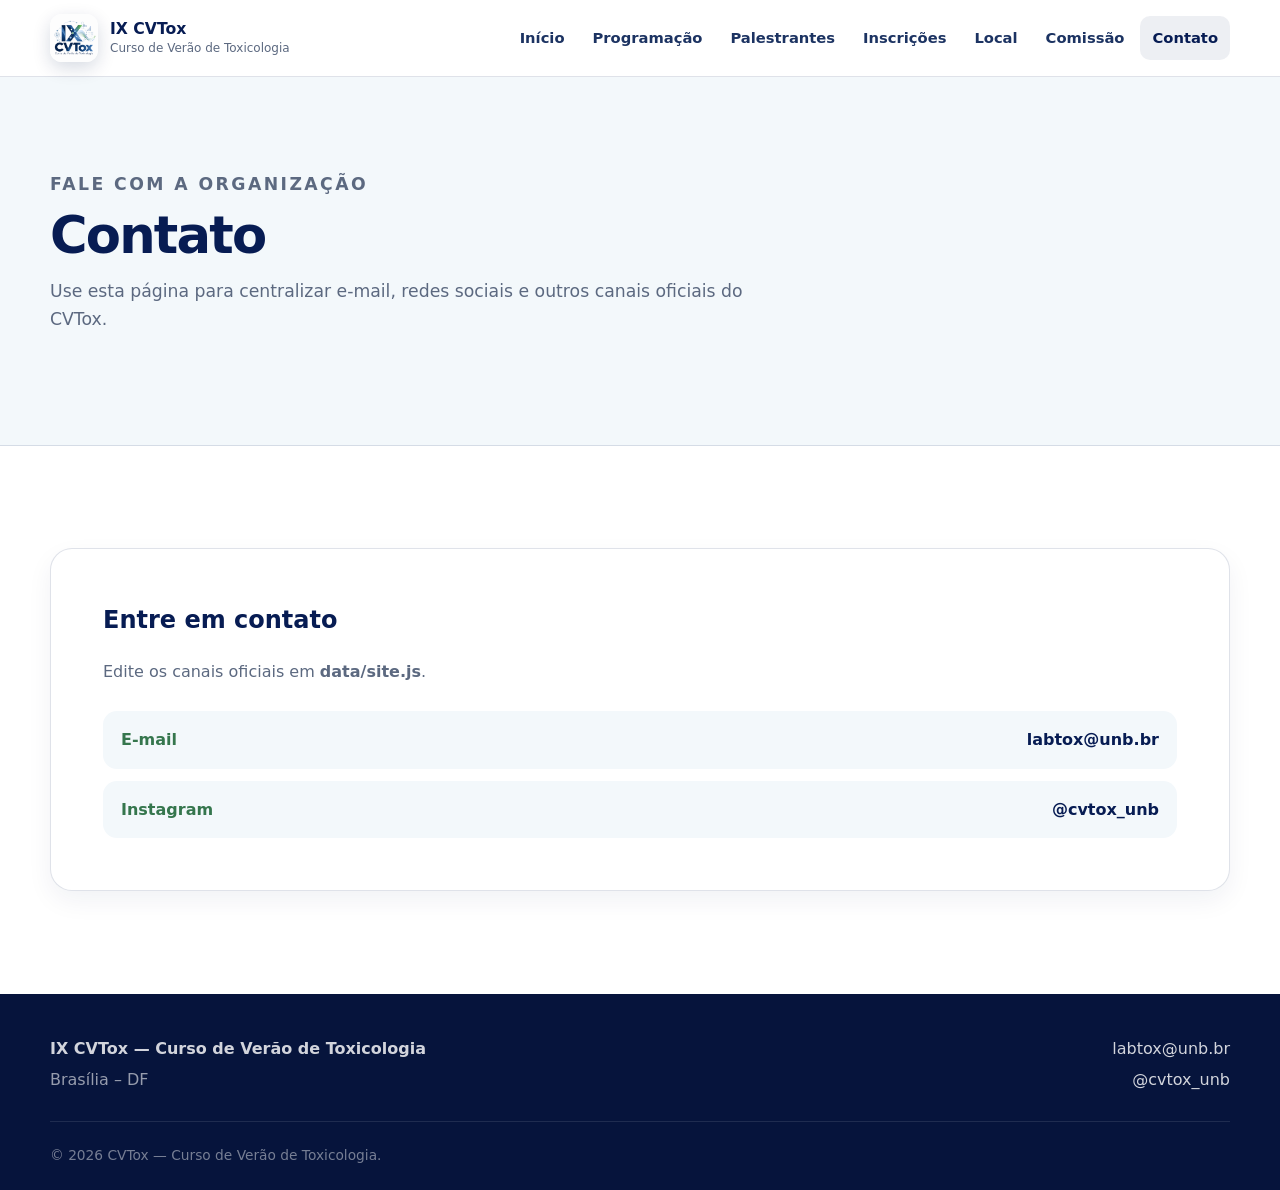
<file: contato.html>
<!doctype html><html lang="pt-BR"><head><meta charset="utf-8"><meta name="viewport" content="width=device-width, initial-scale=1"><title>Contato | CVTox</title><link rel="icon" href="assets/img/cvtox-logo.png"><link rel="stylesheet" href="assets/css/style.css"><script src="data/site.js" defer></script><script src="assets/js/main.js" defer></script></head><body data-page="contato" data-base=""><div data-site-header></div><main><section class="page-hero"><div class="container"><p class="eyebrow">Fale com a organização</p><h1>Contato</h1><p>Use esta página para centralizar e-mail, redes sociais e outros canais oficiais do CVTox.</p></div></section><section class="section"><div class="container"><div class="info-card"><h2>Entre em contato</h2><p>Edite os canais oficiais em <strong>data/site.js</strong>.</p><div class="contact-links"><a class="contact-link" data-contact-email-link href="#"><span>E-mail</span><strong data-contact-email></strong></a><a class="contact-link" data-contact-instagram-link href="#" target="_blank" rel="noopener"><span>Instagram</span><strong data-contact-instagram></strong></a></div></div></div></section></main><div data-site-footer></div></body></html>
</file>
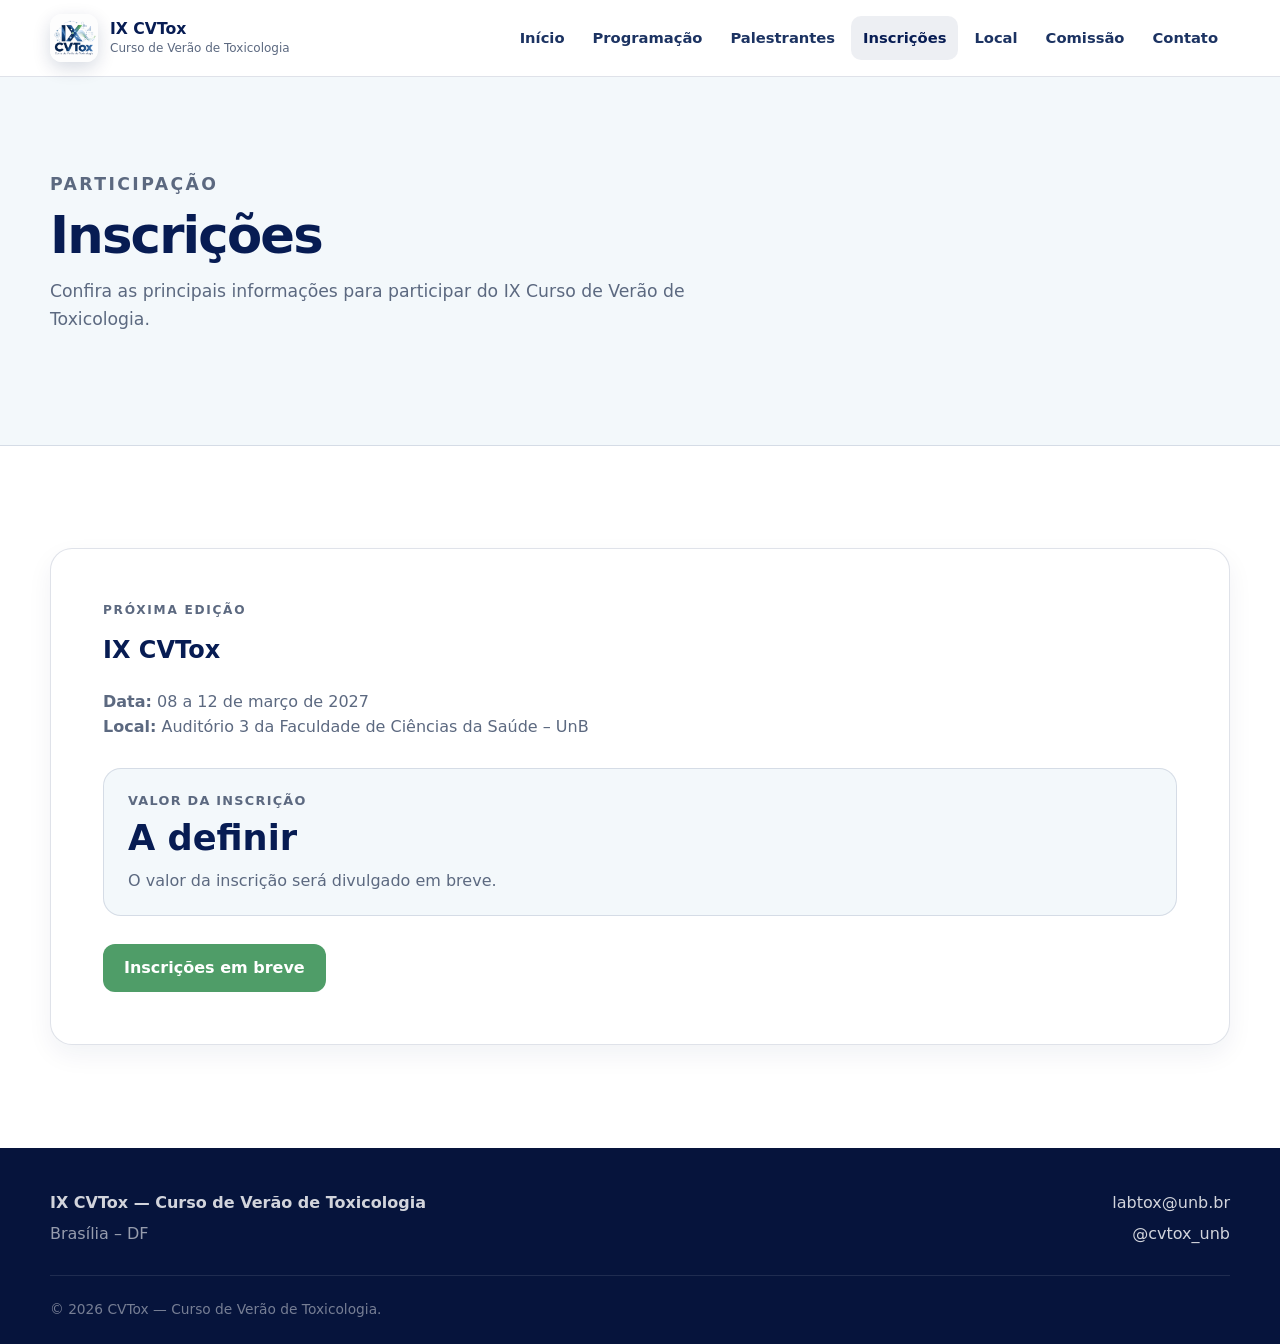
<file: inscricoes.html>
<!doctype html>
<html lang="pt-BR">

<head>
  <meta charset="utf-8">
  <meta name="viewport" content="width=device-width, initial-scale=1">

  <title>Inscrições | CVTox</title>

  <link rel="icon" href="assets/img/cvtox-logo.png">
  <link rel="stylesheet" href="assets/css/style.css">

  <script src="data/site.js" defer></script>
  <script src="assets/js/main.js" defer></script>
</head>

<body data-page="inscricoes" data-base="">

  <div data-site-header></div>

  <main>

    <!-- Cabeçalho -->
    <section class="page-hero">
      <div class="container">

        <p class="eyebrow">Participação</p>

        <h1>Inscrições</h1>

        <p>
          Confira as principais informações para participar
          do IX Curso de Verão de Toxicologia.
        </p>

      </div>
    </section>


    <!-- Informações da inscrição -->
    <section class="section">
      <div class="container">

        <div class="info-card">

          <p class="eyebrow">Próxima edição</p>

          <h2 data-event-edition></h2>

          <p>
            <strong>Data:</strong>
            <span data-event-date></span>

            <br>

            <strong>Local:</strong>
            <span data-event-location></span>
          </p>


          <!-- Valor -->
          <div class="registration-price">

            <span>Valor da inscrição</span>

            <strong data-registration-price>
              A definir
            </strong>

            <p data-registration-price-note>
              O valor da inscrição será divulgado em breve.
            </p>

          </div>


          <!-- Botão -->
          <div class="actions">

            <a
              class="btn btn-primary"
              data-registration-cta
              href="#"
            >
              Inscrições em breve
            </a>

          </div>

        </div>

      </div>
    </section>

  </main>

  <div data-site-footer></div>

</body>
</html>
</file>
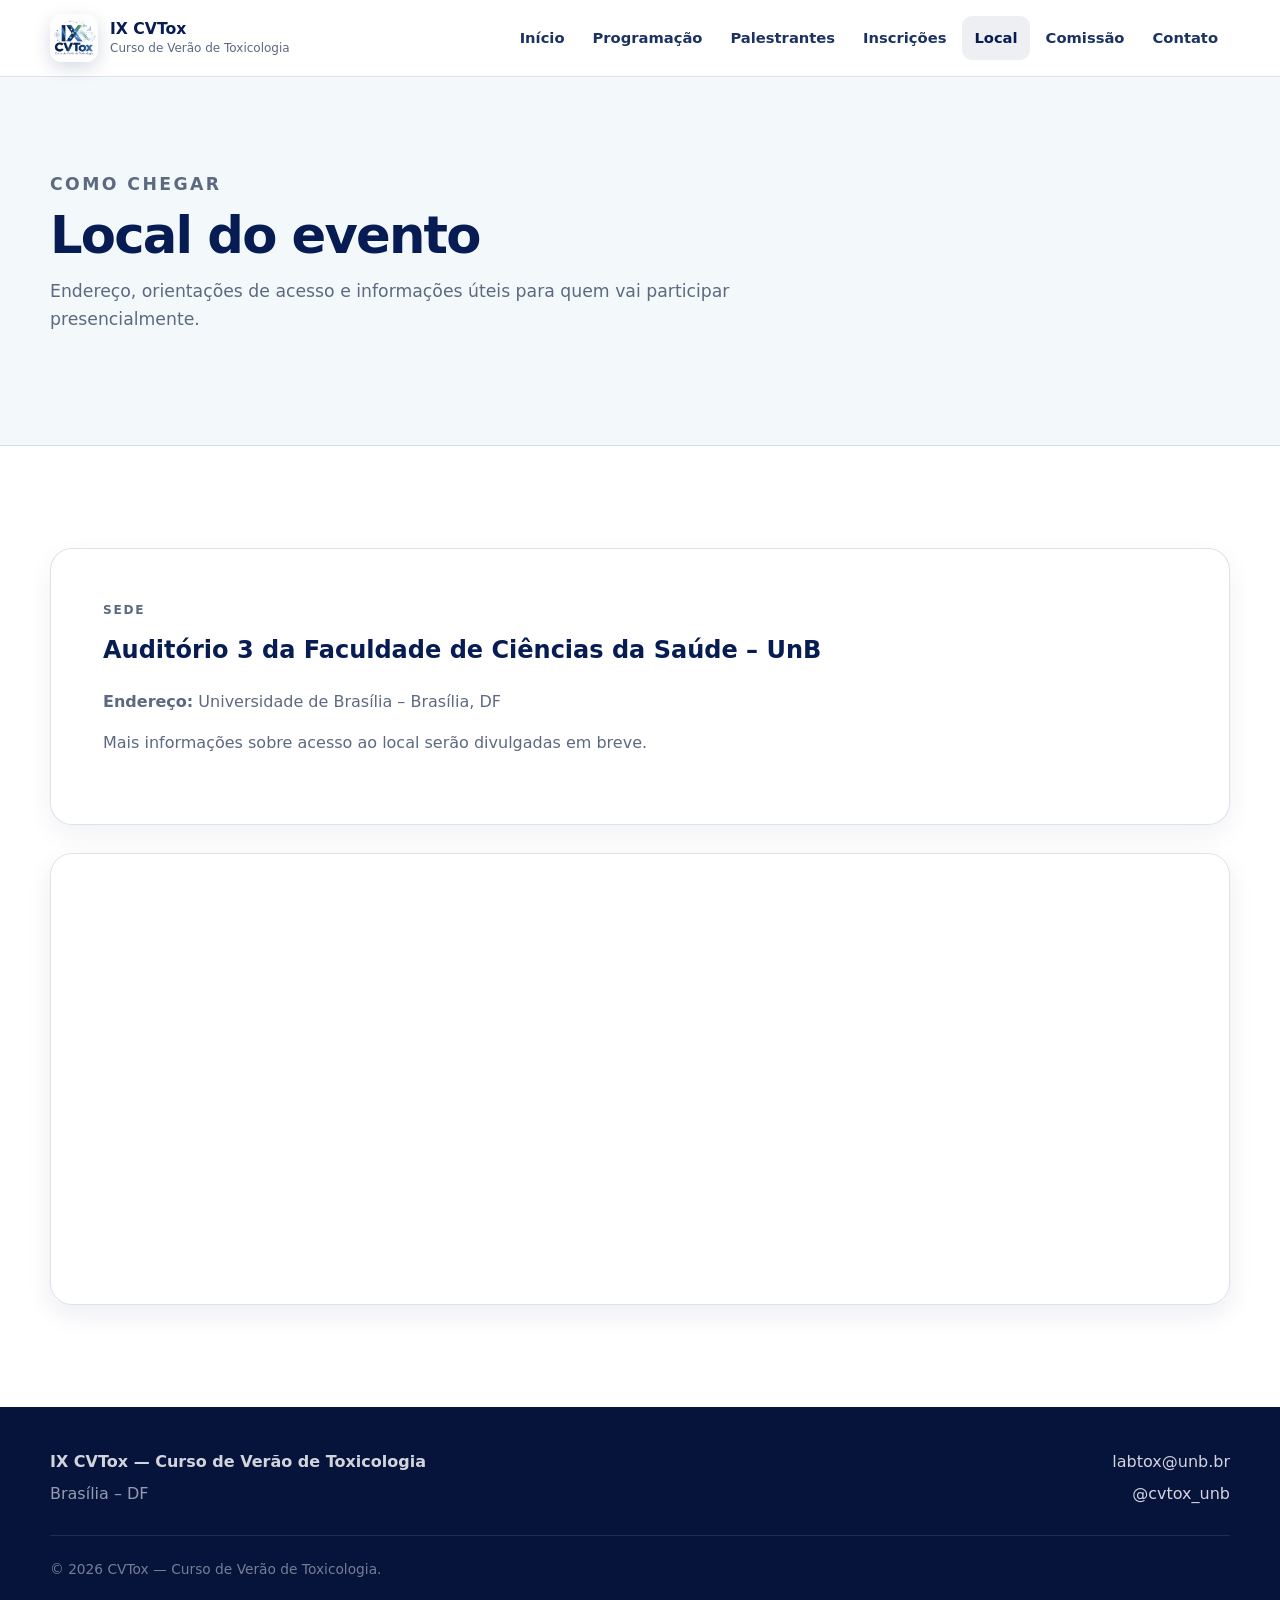
<file: local.html>
<!doctype html>
<html lang="pt-BR">

<head>
  <meta charset="utf-8">
  <meta name="viewport" content="width=device-width, initial-scale=1">

  <title>Local | CVTox</title>

  <link rel="icon" href="assets/img/cvtox-logo.png">
  <link rel="stylesheet" href="assets/css/style.css">

  <script src="data/site.js" defer></script>
  <script src="assets/js/main.js" defer></script>
</head>

<body data-page="local" data-base="">

  <div data-site-header></div>

  <main>

    <!-- Cabeçalho da página -->
    <section class="page-hero">
      <div class="container">

        <p class="eyebrow">Como chegar</p>

        <h1>Local do evento</h1>

        <p>
          Endereço, orientações de acesso e informações úteis
          para quem vai participar presencialmente.
        </p>

      </div>
    </section>

    <!-- Informações do local -->
    <section class="section">
      <div class="container">

        <div class="info-card">

          <p class="eyebrow">Sede</p>

          <h2 data-venue-name></h2>

          <p>
            <strong>Endereço:</strong>
            <span data-venue-address></span>
          </p>

          <p data-venue-note></p>

        </div>

        <!-- Google Maps -->
        <div class="map-container">

        <iframe src="https://www.google.com/maps/embed?pb=!1m18!1m12!1m3!1d39835.90417660813!2d-47.9088865620297!3d-15.766477076832977!2m3!1f0!2f0!3f0!3m2!1i1024!2i768!4f13.1!3m3!1m2!1s0x935a3ba374d75733%3A0x5e786638d67ecbc0!2sFaculdade%20de%20Ci%C3%AAncias%20da%20Sa%C3%BAde%2C%20Universidade%20de%20Bras%C3%ADlia!5e0!3m2!1spt-BR!2sbr!4v1790275982640!5m2!1spt-BR!2sbr" width="600" height="450" style="border:0;" allowfullscreen="" loading="lazy" referrerpolicy="strict-origin-when-cross-origin"></iframe>

        </div>

      </div>
    </section>

  </main>

  <div data-site-footer></div>

</body>
</html>
</file>
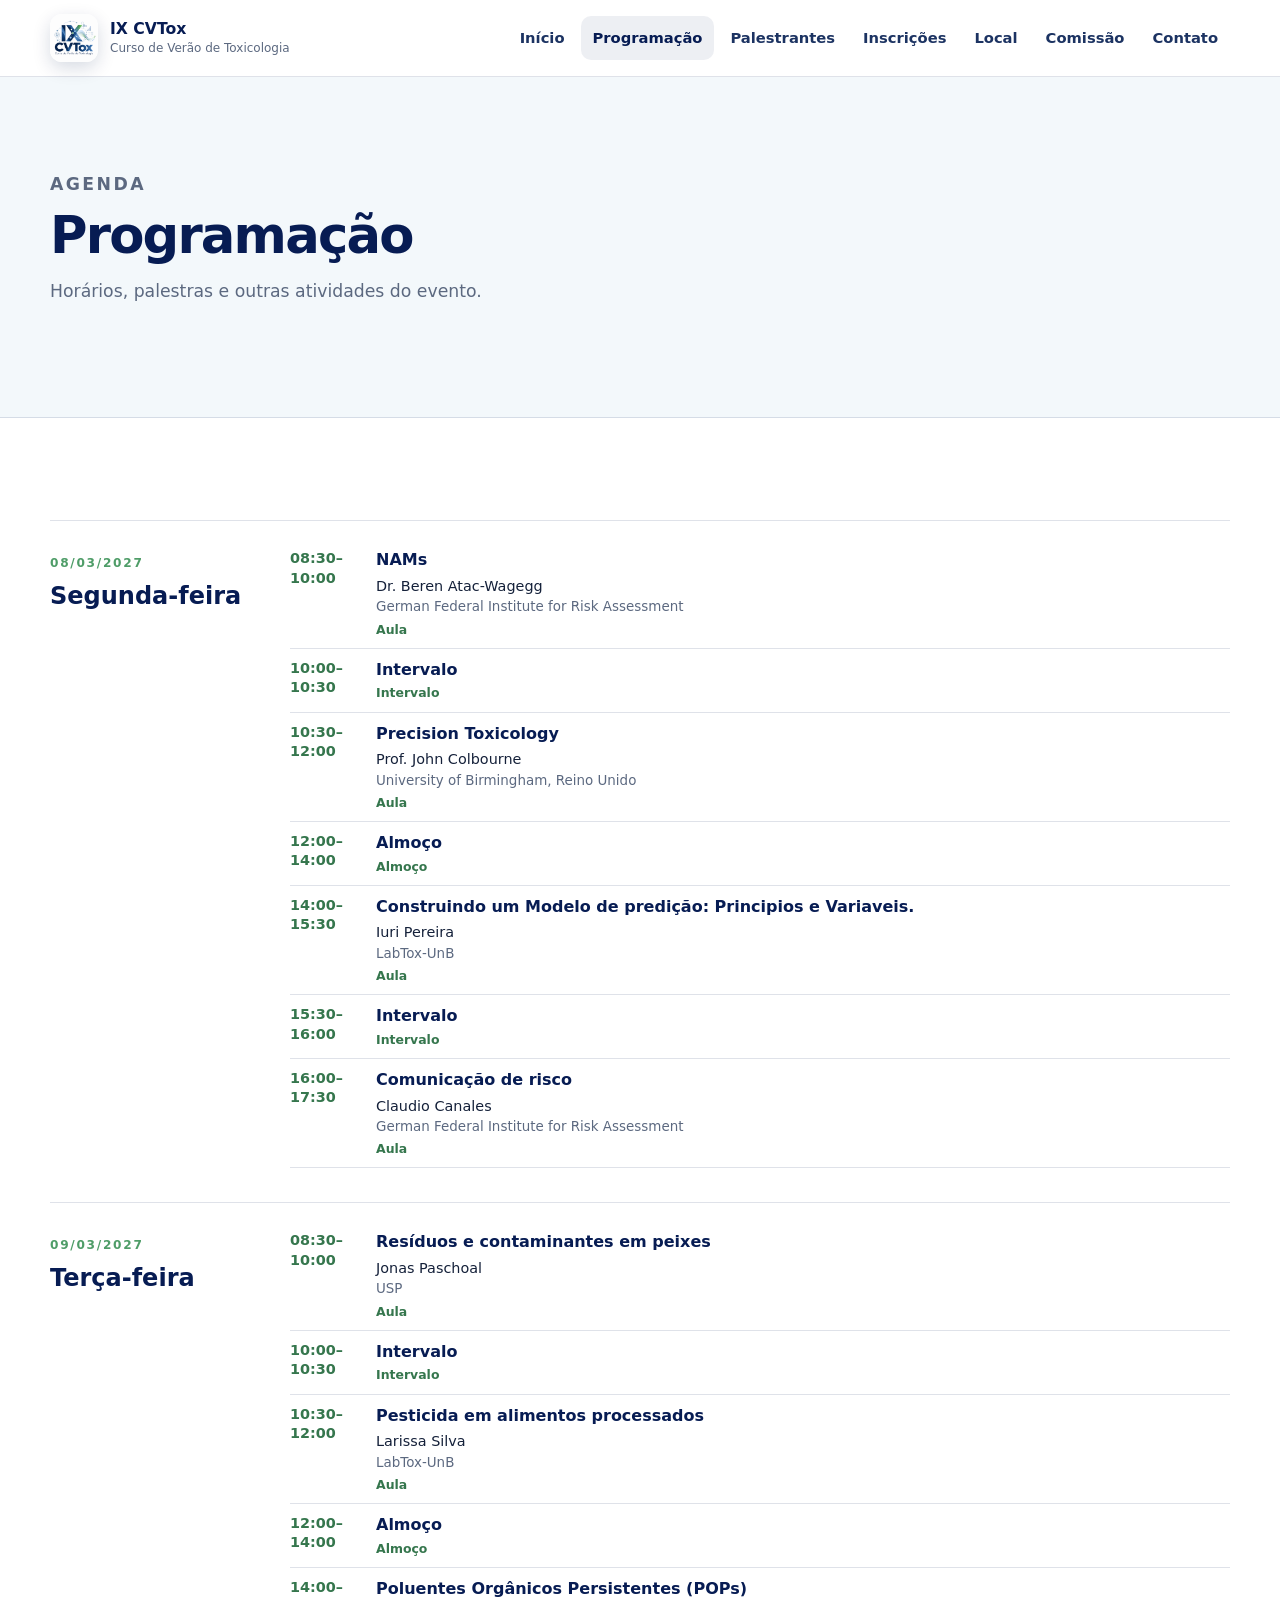
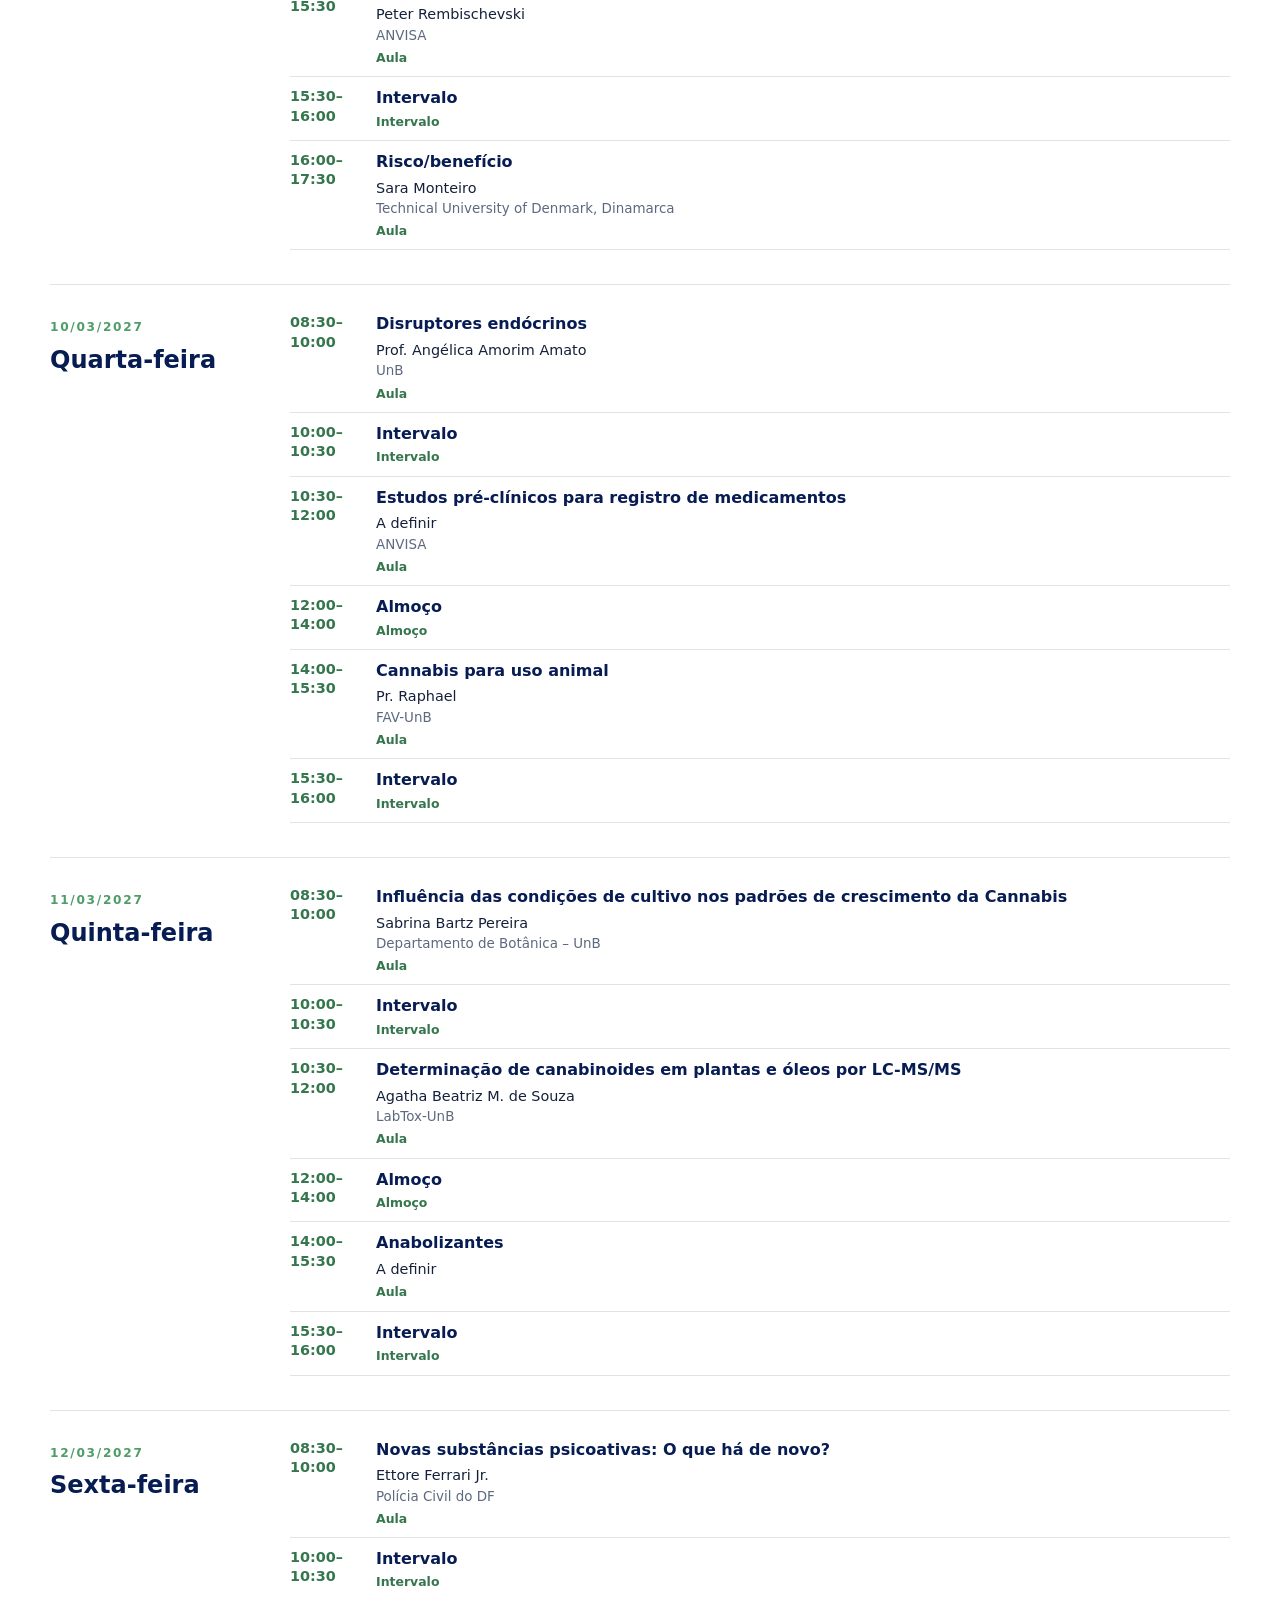
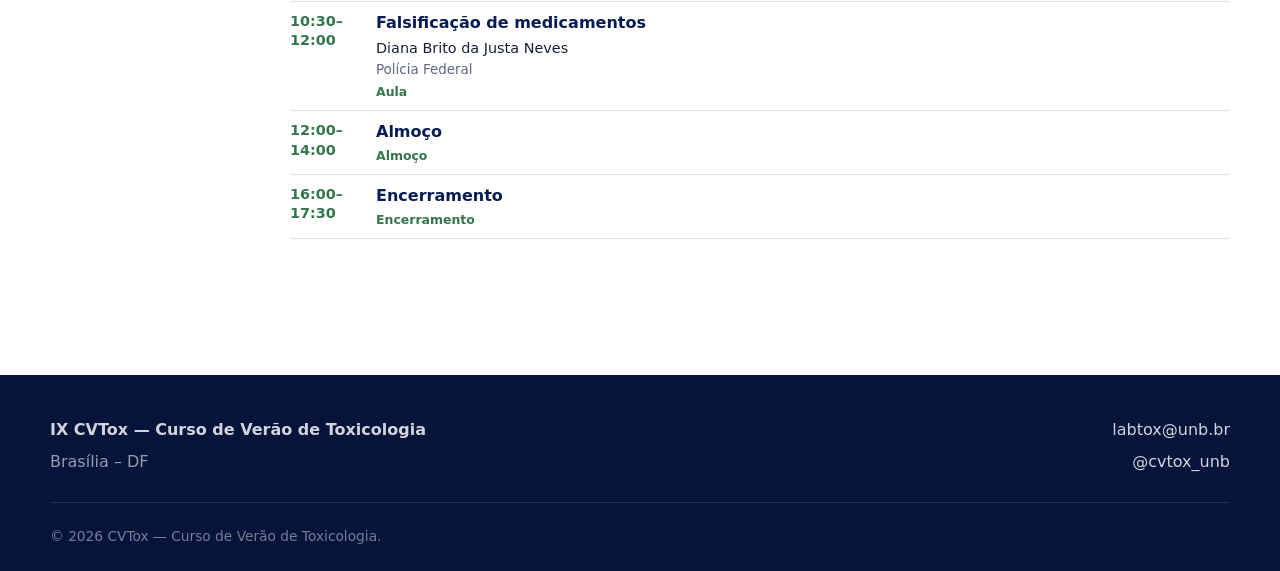
<file: programacao.html>
<!doctype html><html lang="pt-BR"><head><meta charset="utf-8"><meta name="viewport" content="width=device-width, initial-scale=1"><title>Programação | CVTox</title><link rel="icon" href="assets/img/cvtox-logo.png"><link rel="stylesheet" href="assets/css/style.css"><script src="data/site.js" defer></script><script src="assets/js/main.js" defer></script></head><body data-page="programacao" data-base=""><div data-site-header></div><main><section class="page-hero"><div class="container"><p class="eyebrow">Agenda</p>
    <h1>Programação</h1><p>Horários, palestras e outras atividades do evento.</p></div></section><section class="section"><div class="container" data-schedule></div></section></main><div data-site-footer></div></body></html>
</file>
<file: assets/css/style.css>
:root {
  --navy-950: #071c53;
  --navy-800: #1c3362;
  --navy-650: #344972;
  --slate-500: #526683;
  --mist: #f3f8fb;
  --white: #ffffff;
  --green: #4f9d68;
  --green-dark: #35764d;
  --text: #15213a;
  --muted: #5c6980;
  --border: rgba(28, 51, 98, .14);
  --shadow: 0 16px 40px rgba(7, 28, 83, .12);
  --radius: 22px;
  --container: 1180px;
}

* { box-sizing: border-box; }
html { scroll-behavior: smooth; }
body {
  margin: 0;
  min-width: 320px;
  font-family: Inter, ui-sans-serif, system-ui, -apple-system, BlinkMacSystemFont, "Segoe UI", sans-serif;
  color: var(--text);
  background: var(--white);
  line-height: 1.6;
}
img { max-width: 100%; display: block; }
a { color: inherit; }
button, input, textarea { font: inherit; }

.container { width: min(calc(100% - 32px), var(--container)); margin-inline: auto; }
.section { padding: clamp(64px, 8vw, 108px) 0; }
.section-soft { background: var(--mist); }
.section-dark { color: var(--white); background: linear-gradient(135deg, var(--navy-950), var(--navy-800)); }

.site-header {
  position: sticky;
  top: 0;
  z-index: 50;
  background: rgba(255, 255, 255, .94);
  backdrop-filter: blur(14px);
  border-bottom: 1px solid var(--border);
}
.nav-wrap { min-height: 76px; display: flex; align-items: center; justify-content: space-between; gap: 24px; }
.brand { display: flex; align-items: center; gap: 12px; text-decoration: none; min-width: 0; }
.brand img { width: 48px; height: 48px; object-fit: cover; border-radius: 12px; box-shadow: 0 6px 18px rgba(7,28,83,.16); }
.brand span { display: grid; line-height: 1.15; }
.brand strong { color: var(--navy-950); font-size: .98rem; }
.brand small { color: var(--muted); font-size: .75rem; margin-top: 4px; }
.main-nav { display: flex; align-items: center; gap: 4px; }
.main-nav a { text-decoration: none; font-size: .92rem; font-weight: 700; color: var(--navy-800); padding: 10px 12px; border-radius: 10px; }
.main-nav a:hover, .main-nav a.active { color: var(--navy-950); background: rgba(7, 28, 83, .07); }
.nav-toggle { display: none; width: 44px; height: 44px; border: 0; border-radius: 12px; background: var(--mist); padding: 10px; cursor: pointer; }
.nav-toggle span { display: block; height: 2px; background: var(--navy-950); margin: 5px 0; border-radius: 99px; }

.hero {
  overflow: hidden;
  position: relative;
  color: var(--white);
  background:
    radial-gradient(circle at 78% 20%, rgba(79, 157, 104, .28), transparent 25%),
    radial-gradient(circle at 12% 75%, rgba(82, 102, 131, .42), transparent 28%),
    linear-gradient(135deg, #071c53 0%, #1c3362 58%, #344972 100%);
}
.hero::after {
  content: "";
  position: absolute;
  inset: 0;
  pointer-events: none;
  background-image: linear-gradient(rgba(255,255,255,.025) 1px, transparent 1px), linear-gradient(90deg, rgba(255,255,255,.025) 1px, transparent 1px);
  background-size: 42px 42px;
  mask-image: linear-gradient(to bottom, rgba(0,0,0,.75), transparent);
}
.hero-inner { position: relative; z-index: 1; min-height: min(760px, calc(100svh - 76px)); display: grid; grid-template-columns: 1.25fr .75fr; align-items: center; gap: clamp(36px, 6vw, 90px); padding-block: clamp(76px, 9vw, 128px); }
.hero-copy { max-width: 720px; }
.eyebrow { margin: 0 0 10px; color: var(--green); text-transform: uppercase; letter-spacing: .14em; font-weight: 800; font-size: .76rem; }
.hero .eyebrow { color: #8ee5aa; }
.hero h1 { margin: 0; font-size: clamp(3rem, 7vw, 6.4rem); line-height: .93; letter-spacing: -.055em; }
.hero h1 strong { display: block; font: inherit; }
.hero h1 span { display: block; font-size: .33em; line-height: 1.15; letter-spacing: -.02em; margin-top: 18px; font-weight: 700; color: rgba(255,255,255,.86); }
.hero p { max-width: 660px; color: rgba(255,255,255,.82); font-size: clamp(1rem, 2vw, 1.18rem); }
.hero-meta { display: flex; flex-wrap: wrap; gap: 10px; margin: 26px 0 32px; }
.pill { display: inline-flex; align-items: center; gap: 8px; padding: 10px 14px; border: 1px solid rgba(255,255,255,.18); background: rgba(255,255,255,.08); border-radius: 999px; font-size: .92rem; }
.actions { display: flex; flex-wrap: wrap; gap: 12px; }
.btn { display: inline-flex; justify-content: center; align-items: center; min-height: 48px; padding: 0 20px; border-radius: 12px; font-weight: 800; text-decoration: none; border: 1px solid transparent; transition: transform .2s ease, background .2s ease; }
.btn:hover { transform: translateY(-2px); }
.btn-primary { color: var(--white); background: var(--green); }
.btn-primary:hover { background: var(--green-dark); }
.btn-ghost { color: var(--white); border-color: rgba(255,255,255,.25); background: rgba(255,255,255,.06); }
.hero-mark { display: grid; place-items: center; }
.logo-orbit { width: min(330px, 72vw); aspect-ratio: 1; border-radius: 50%; display: grid; place-items: center; background: radial-gradient(circle, rgba(255,255,255,.12), rgba(255,255,255,.03) 58%, transparent 60%); border: 1px solid rgba(255,255,255,.14); box-shadow: 0 0 0 26px rgba(255,255,255,.025), 0 0 0 52px rgba(255,255,255,.018); }
.logo-orbit img { width: 62%; border-radius: 28px; box-shadow: 0 24px 60px rgba(0,0,0,.28); }

.section-head { display: flex; justify-content: space-between; gap: 24px; align-items: end; margin-bottom: 34px; }
.section-head > div { max-width: 720px; }
.section-head h2, .page-hero h1 { margin: 0; color: var(--navy-950); font-size: clamp(2rem, 4vw, 3.7rem); line-height: 1.02; letter-spacing: -.035em; }
.section-head p { color: var(--muted); margin: 14px 0 0; }

.features-grid { display: grid; grid-template-columns: repeat(4, 1fr); gap: 18px; }
.feature-card, .speaker-card, .mini-card, .info-card { border: 1px solid var(--border); background: var(--white); border-radius: var(--radius); box-shadow: 0 10px 26px rgba(7,28,83,.06); }
.feature-card { padding: 26px; }
.feature-icon { width: 48px; height: 48px; display: grid; place-items: center; border-radius: 14px; background: var(--mist); font-size: 1.35rem; margin-bottom: 36px; }
.feature-card h3, .mini-card h3 { color: var(--navy-950); margin: 0 0 8px; }
.feature-card p, .mini-card p { color: var(--muted); margin: 0; }

.speaker-grid { display: grid; grid-template-columns: repeat(3, 1fr); gap: 22px; }
.speaker-card { overflow: hidden; }
.speaker-photo { aspect-ratio: 4/3; display: grid; place-items: center; font-size: 3rem; background: linear-gradient(135deg, var(--mist), #dfe8f1); }
.speaker-photo img { width: 100%; height: 100%; object-fit: cover; }
.speaker-content { padding: 24px; }
.speaker-content h3 { margin: 0 0 10px; color: var(--navy-950); font-size: 1.35rem; }
.speaker-content p:not(.eyebrow) { margin: 0; color: var(--muted); }

.cta-band { border-radius: 30px; padding: clamp(32px, 6vw, 64px); color: var(--white); background: linear-gradient(135deg, var(--navy-950), var(--navy-650)); display: grid; grid-template-columns: 1fr auto; gap: 28px; align-items: center; overflow: hidden; position: relative; }
.cta-band::after { content: ""; width: 240px; height: 240px; border-radius: 50%; background: rgba(79,157,104,.18); position: absolute; right: -60px; top: -100px; }
.cta-band h2 { margin: 0 0 10px; font-size: clamp(1.8rem, 4vw, 3rem); line-height: 1; }
.cta-band p { margin: 0; color: rgba(255,255,255,.76); max-width: 650px; }
.cta-band .btn { position: relative; z-index: 1; }

.page-hero { background: var(--mist); border-bottom: 1px solid var(--border); }
.page-hero .container { padding-block: clamp(54px, 8vw, 94px); }
.page-hero p { max-width: 720px; color: var(--muted); font-size: 1.08rem; }

/* ==========================================================
   PROGRAMAÇÃO
   ========================================================== */

.schedule-day {
  border-top: 1px solid var(--border);

  padding: 28px 0 34px;

  display: grid;
  grid-template-columns: minmax(180px, 220px) 1fr;

  gap: 20px;
}

.schedule-heading h2 {
  color: var(--navy-950);
  margin: 2px 0 0;
}

.schedule-list {
  display: grid;
}

.schedule-item {
  display: grid;
  grid-template-columns: 70px 1fr;

  gap: 16px;

  padding: 10px 0;

  border-bottom: 1px solid var(--border);
}

.schedule-item:first-child {
  padding-top: 0;
}

.schedule-item time {
  color: var(--green-dark);

  font-weight: 900;
  font-size: 0.9rem;

  line-height: 1.35;
}

.schedule-content {
  display: grid;
  gap: 2px;
}

.schedule-content strong {
  color: var(--navy-950);

  margin: 0;

  line-height: 1.35;
}

.schedule-speaker {
  margin: 4px 0 0 !important;

  color: var(--text);

  font-size: 0.9rem;
  font-weight: 500;

  line-height: 1.35;
}

.schedule-institution {
  margin: 0 !important;

  color: var(--muted);

  font-size: 0.84rem;

  line-height: 1.35;
}

.schedule-type {
  margin-top: 3px;

  color: var(--green-dark);

  font-size: 0.78rem;
  font-weight: 700;

  line-height: 1.3;
}

.mini-grid { display: grid; grid-template-columns: repeat(4, 1fr); gap: 18px; }
.mini-card { padding: 24px; }
.info-card { padding: clamp(28px, 5vw, 52px); }
.info-card h2 { color: var(--navy-950); margin-top: 0; }
.info-card p { color: var(--muted); }
.contact-links { display: grid; gap: 12px; margin-top: 26px; }
.contact-link { display: flex; justify-content: space-between; gap: 16px; align-items: center; padding: 16px 18px; border-radius: 14px; text-decoration: none; background: var(--mist); font-weight: 800; color: var(--navy-950); }
.contact-link span { color: var(--green-dark); }

.site-footer { color: rgba(255,255,255,.82); background: #06143c; padding: 42px 0 24px; }
.footer-grid { display: flex; justify-content: space-between; gap: 24px; }
.footer-grid p { margin: 6px 0 0; color: rgba(255,255,255,.58); }
.footer-grid > div:last-child { display: grid; justify-items: end; gap: 6px; }
.footer-grid a { color: inherit; text-decoration: none; }
.footer-bottom { margin-top: 28px; padding-top: 22px; border-top: 1px solid rgba(255,255,255,.1); color: rgba(255,255,255,.45); font-size: .86rem; }


/* Carrossel de convidados da página inicial */
.speaker-carousel { min-width: 0; }
.speaker-carousel-viewport {
  overflow-x: auto;
  overscroll-behavior-inline: contain;
  scroll-snap-type: x mandatory;
  scrollbar-width: none;
  border-radius: var(--radius);
}
.speaker-carousel-viewport::-webkit-scrollbar { display: none; }
.speaker-carousel-viewport:focus-visible { outline: 3px solid rgba(79, 157, 104, .38); outline-offset: 6px; }
.speaker-carousel-track { display: flex; gap: 22px; align-items: stretch; }
.speaker-carousel-track .speaker-card {
  flex: 0 0 calc((100% - 44px) / 3);
  scroll-snap-align: start;
}
.speaker-name-link {
  color: inherit;
  text-decoration: none;
}

.speaker-name-link:hover {
  text-decoration: underline;
}
.carousel-nav { display: flex; align-items: center; justify-content: space-between; gap: 18px; margin-top: 20px; }
.carousel-hint { color: var(--muted); font-size: .9rem; }
.carousel-controls { display: flex; align-items: center; gap: 10px; }
.carousel-btn {
  width: 44px;
  height: 44px;
  border: 1px solid var(--border);
  border-radius: 50%;
  background: var(--white);
  color: var(--navy-950);
  font-size: 1.2rem;
  font-weight: 900;
  cursor: pointer;
  box-shadow: 0 6px 18px rgba(7, 28, 83, .07);
}
.carousel-btn:hover:not(:disabled) { background: var(--navy-950); color: var(--white); }
.carousel-btn:disabled { opacity: .35; cursor: default; }
.carousel-status { min-width: 78px; text-align: center; color: var(--muted); font-size: .9rem; font-weight: 800; }

/* Cards da comissão com foto */
.committee-card {
  overflow: hidden;
  border: 1px solid var(--border);
  background: var(--white);
  border-radius: var(--radius);
  box-shadow: 0 10px 26px rgba(7,28,83,.06);
}
.committee-photo { aspect-ratio: 1 / 1; display: grid; place-items: center; font-size: 2.6rem; background: linear-gradient(135deg, var(--mist), #dfe8f1); }
.committee-photo img { width: 100%; height: 100%; object-fit: cover; }
.committee-content { padding: 20px; }
.committee-content h3 { color: var(--navy-950); margin: 0; font-size: 1.12rem; line-height: 1.25; }
.committee-content .eyebrow { margin-bottom: 7px; }

@media (max-width: 980px) {
  .speaker-carousel-track .speaker-card { flex-basis: calc((100% - 22px) / 2); }
  .features-grid, .mini-grid { grid-template-columns: repeat(2, 1fr); }
  .speaker-grid { grid-template-columns: repeat(2, 1fr); }
  .hero-inner { grid-template-columns: 1fr; min-height: auto; }
  .hero-mark { display: none; }
  .main-nav { position: absolute; top: 76px; left: 16px; right: 16px; display: none; flex-direction: column; align-items: stretch; padding: 10px; background: var(--white); border: 1px solid var(--border); box-shadow: var(--shadow); border-radius: 16px; }
  .main-nav.open { display: flex; }
  .main-nav a { padding: 12px 14px; }
  .nav-toggle { display: block; }
  .schedule-day { grid-template-columns: 1fr; gap: 16px; }
}

@media (max-width: 680px) {
  .speaker-carousel-track .speaker-card { flex-basis: 100%; }
  .carousel-nav { align-items: flex-end; }
  .carousel-hint { max-width: 150px; }
  .container { width: min(calc(100% - 24px), var(--container)); }
  .brand small { display: none; }
  .brand img { width: 42px; height: 42px; }
  .nav-wrap { min-height: 68px; }
  .main-nav { top: 68px; left: 12px; right: 12px; }
  .hero-inner { padding-block: 68px 78px; }
  .hero h1 { font-size: clamp(2.8rem, 17vw, 4.4rem); }
  .hero h1 span { font-size: .36em; }
  .actions { display: grid; grid-template-columns: 1fr; }
  .btn { width: 100%; }
  .features-grid, .speaker-grid, .mini-grid { grid-template-columns: 1fr; }
  .section-head { display: block; }
  .cta-band { grid-template-columns: 1fr; }
  .schedule-item { grid-template-columns: 68px 1fr; gap: 14px; }
  .footer-grid { display: grid; }
  .footer-grid > div:last-child { justify-items: start; }
}

@media (prefers-reduced-motion: reduce) {
  * { scroll-behavior: auto !important; transition: none !important; }
}

.map-container {
  margin-top: 28px;
  width: 100%;
  border-radius: 22px;
  overflow: hidden;
  border: 1px solid var(--border);
  box-shadow: 0 10px 26px rgba(7, 28, 83, .08);
}

.map-container iframe {
  display: block;
  width: 100%;
  height: 450px;
  border: 0;
}

@media (max-width: 680px) {
  .map-container iframe {
    height: 340px;
  }
}

/* ==========================================================
   PATROCINADORES E APOIADORES
   ========================================================== */

.sponsors-list {
  display: grid;
  gap: 46px;
}

.sponsor-group {
  display: grid;
  gap: 20px;
}

.sponsor-group h3 {
  margin: 0;

  color: var(--navy-950);

  font-size: 1rem;
  font-weight: 800;

  text-transform: uppercase;
  letter-spacing: 0.12em;
}


/* Grade dos patrocinadores */
.sponsor-grid {
  display: flex;
  flex-wrap: wrap;
  align-items: flex-start;

  gap: 24px;
}


/* Card completo: logo + nome */
.sponsor-card {
  width: 210px;

  display: flex;
  flex-direction: column; /* IMPORTANTE: nome embaixo */
  align-items: center;
  justify-content: flex-start;

  gap: 10px;

  text-decoration: none;
  color: inherit;

  background: transparent;

  transition: transform 0.2s ease;
}


/* Efeito ao passar o mouse */
a.sponsor-card:hover {
  transform: translateY(-4px);
}


/* Caixa onde fica somente o logo */
.sponsor-logo-wrap {
  width: 100%;
  height: 120px;

  display: flex;
  align-items: center;
  justify-content: center;

  padding: 22px;

  background: var(--white);

  border: 1px solid var(--border);
  border-radius: 18px;

  box-shadow: 0 8px 22px rgba(7, 28, 83, 0.06);
}


/* Imagem do logo */
.sponsor-logo-wrap img {
  display: block;

  width: auto;
  height: auto;

  max-width: 165px;
  max-height: 75px;

  object-fit: contain;
}


/* Nome embaixo do card */
.sponsor-title {
  width: 100%;

  margin: 0;

  color: var(--navy-950);

  font-size: 0.95rem;
  font-weight: 700;

  line-height: 1.35;
  text-align: center;
}


/* Quando não houver logo */
.sponsor-placeholder {
  color: var(--navy-950);

  font-weight: 700;
  text-align: center;
}


/* ==========================================================
   TABLET
   ========================================================== */

@media (max-width: 980px) {

  .sponsor-card {
    width: 190px;
  }

}


/* ==========================================================
   CELULAR
   ========================================================== */

@media (max-width: 680px) {

  .sponsor-grid {
    display: grid;
    grid-template-columns: repeat(2, minmax(0, 1fr));

    gap: 18px;
  }

  .sponsor-card {
    width: 100%;
  }

  .sponsor-logo-wrap {
    height: 105px;
    padding: 16px;
  }

  .sponsor-logo-wrap img {
    max-width: 125px;
    max-height: 65px;
  }

  .sponsor-title {
    font-size: 0.88rem;
  }

}

/* ==========================================================
   INSCRIÇÕES
   ========================================================== */

.registration-price {
  margin: 28px 0;

  padding: 22px 24px;

  background: var(--mist);

  border: 1px solid var(--border);
  border-radius: 18px;
}

.registration-price > span {
  display: block;

  margin-bottom: 6px;

  color: var(--muted);

  font-size: 0.8rem;
  font-weight: 800;

  text-transform: uppercase;
  letter-spacing: 0.1em;
}

.registration-price > strong {
  display: block;

  color: var(--navy-950);

  font-size: clamp(1.5rem, 3vw, 2.2rem);

  line-height: 1.2;
}

.registration-price p {
  margin: 8px 0 0;

  color: var(--muted);
}

/* ==========================================================
   BOTÃO VOLTAR AO TOPO
   ========================================================== */

.back-to-top {
  position: fixed;
  right: 24px;
  bottom: 24px;
  z-index: 100;

  width: 46px;
  height: 46px;

  display: grid;
  place-items: center;

  border: 0;
  border-radius: 50%;

  background: var(--navy-950);
  color: var(--white);

  font-size: 1.3rem;
  font-weight: 900;

  cursor: pointer;

  box-shadow: 0 8px 24px rgba(7, 28, 83, 0.22);

  opacity: 0;
  visibility: hidden;
  transform: translateY(10px);

  transition:
    opacity 0.2s ease,
    transform 0.2s ease,
    visibility 0.2s ease;
}

.back-to-top.show {
  opacity: 1;
  visibility: visible;
  transform: translateY(0);
}

.back-to-top:hover {
  background: var(--green-dark);
}

@media (max-width: 680px) {
  .back-to-top {
    right: 16px;
    bottom: 16px;

    width: 42px;
    height: 42px;
  }
}

/* ==========================================================
   AJUSTE FINAL - PARCEIROS CENTRALIZADOS
   ========================================================== */

/* Centraliza o título: REALIZAÇÃO / PATROCÍNIO / APOIO */
.sponsor-group h3 {
  text-align: center;
}


/* Desktop: máximo de 4 por linha */
.sponsor-grid {
  display: flex;
  flex-wrap: wrap;

  justify-content: center;
  align-items: flex-start;

  gap: 24px;

  max-width: 912px;
  margin: 0 auto;
}

.sponsor-card {
  width: 210px;
  flex: 0 0 210px;
}


/* Tablet: máximo de 3 por linha */
@media (max-width: 980px) {

  .sponsor-grid {
    max-width: 618px;
  }

  .sponsor-card {
    width: 190px;
    flex: 0 0 190px;
  }

}


/* Celular: 2 por linha */
@media (max-width: 680px) {

  .sponsor-grid {
    display: flex;
    flex-wrap: wrap;

    justify-content: center;

    gap: 18px;

    max-width: none;
  }

  .sponsor-card {
    width: calc(50% - 9px);
    flex: 0 0 calc(50% - 9px);
  }

}
</file>
